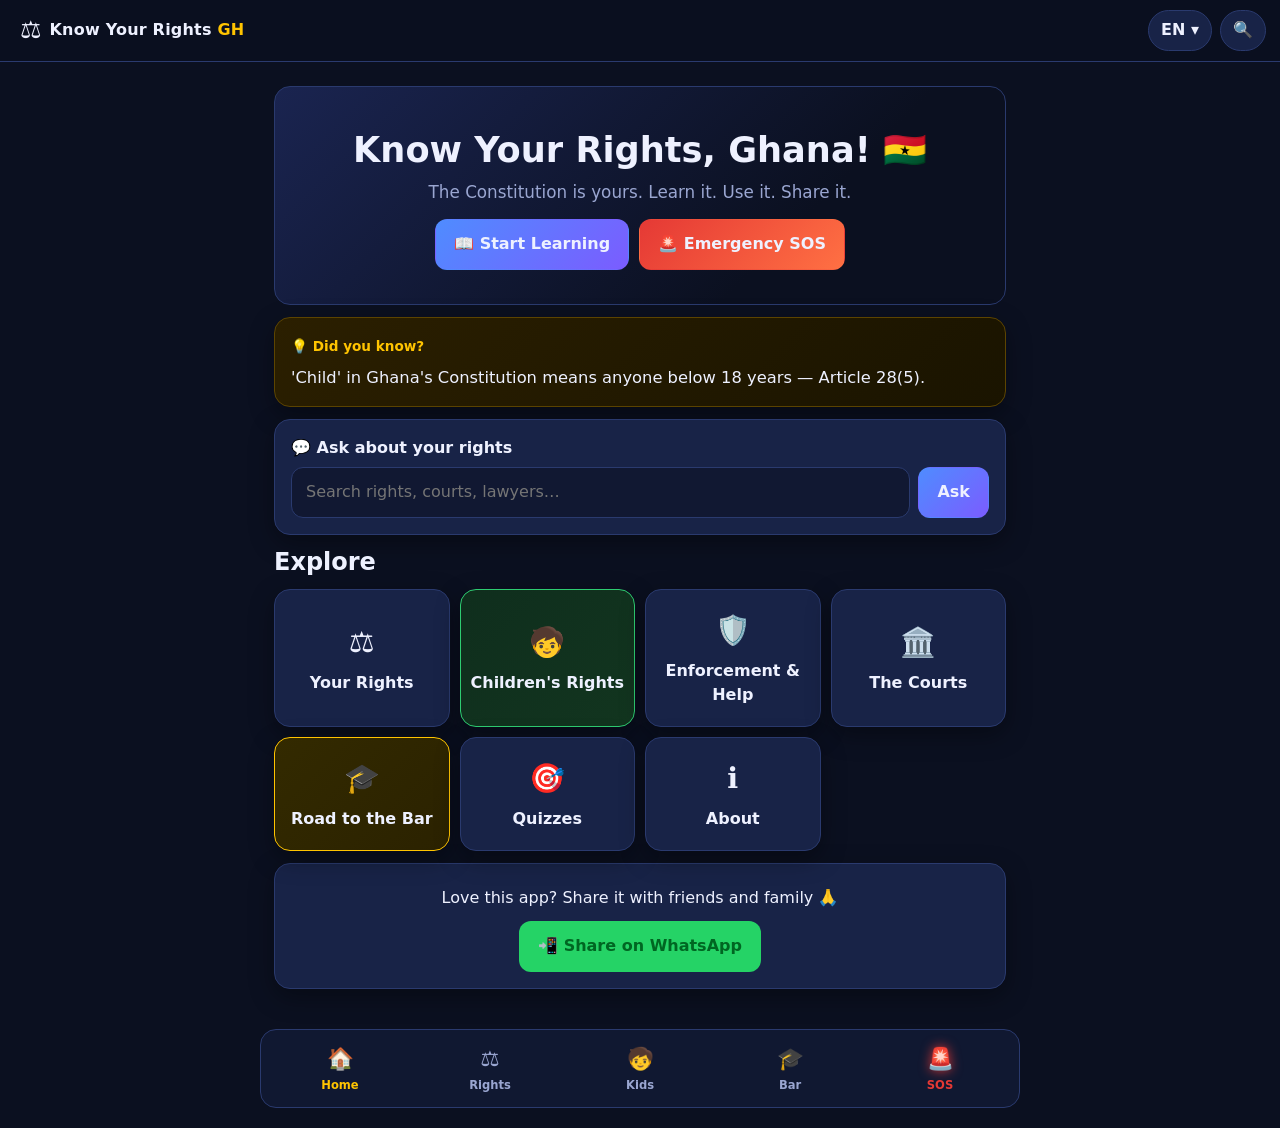
<file: index.html>
﻿<!DOCTYPE html>
<html lang="en">
<head>
<meta charset="UTF-8">
<meta name="viewport" content="width=device-width, initial-scale=1, viewport-fit=cover">
<meta name="theme-color" content="#0b1020">
<meta name="description" content="Know Your Rights Ghana — your constitutional rights, children's rights, the courts, and the road to becoming a lawyer. Free, offline, in English, Twi, Ewe and Ga.">
<title>Know Your Rights Ghana</title>
<link rel="manifest" href="manifest.json">
<link rel="icon" href="icons/icon.svg" type="image/svg+xml">
<link rel="apple-touch-icon" href="icons/icon.svg">
<link rel="stylesheet" href="css/styles.css">
</head>
<body>
<header class="topbar">
  <button class="brand" data-nav="home" aria-label="Home">
    <span class="brand-logo">⚖️</span>
    <span class="brand-name">Know Your Rights <em>GH</em></span>
  </button>
  <div class="topbar-actions">
    <button id="langBtn" class="chip" aria-label="Change language">EN ▾</button>
    <button id="searchBtn" class="chip" aria-label="Search">🔍</button>
  </div>
  <div id="langMenu" class="lang-menu" hidden>
    <button data-lang="en">English</button>
    <button data-lang="tw">Twi</button>
    <button data-lang="ewe">Eʋegbe (Ewe)</button>
    <button data-lang="ga">Ga</button>
  </div>
</header>

<main id="app">

  <section class="view" id="view-home">
    <div class="hero">
      <h1 id="homeTitle">Know Your Rights, Ghana! 🇬🇭</h1>
      <p id="homeSub">The Constitution is yours. Learn it. Use it. Share it.</p>
      <div class="hero-btns">
        <button class="btn primary" data-nav="rights" id="homeCta1">📖 Start Learning</button>
        <button class="btn danger" data-nav="sos" id="homeCta2">🚨 Emergency SOS</button>
      </div>
    </div>
    <div class="fact-box card" id="factBox">
      <span class="fact-label">💡 Did you know?</span>
      <p id="factText"></p>
    </div>
    <div class="ask card">
      <label id="askLabel" for="askInput">💬 Ask about your rights</label>
      <div class="ask-row">
        <input id="askInput" type="text" placeholder="e.g. Can police search my house?">
        <button class="btn primary" id="askBtn">Ask</button>
      </div>
      <div id="askResult"></div>
    </div>
    <h2 id="exploreTitle">Explore</h2>
    <div class="grid-links">
      <button class="qlink" data-nav="rights"><span>⚖️</span>Your Rights</button>
      <button class="qlink kid" data-nav="children"><span>🧒</span>Children's Rights</button>
      <button class="qlink" data-nav="enforcement"><span>🛡️</span>Enforcement &amp; Help</button>
      <button class="qlink" data-nav="courts"><span>🏛️</span>The Courts</button>
      <button class="qlink bar" data-nav="bar"><span>🎓</span>Road to the Bar</button>
      <button class="qlink" data-nav="quiz"><span>🎯</span>Quizzes</button>
      <button class="qlink" data-nav="about"><span>ℹ️</span>About</button>
    </div>
    <div class="share-site card">
      <p id="shareSiteText">Love this app? Share it with friends and family 🙏</p>
      <button class="btn wa" id="shareSiteBtn">📲 Share on WhatsApp</button>
    </div>
  </section>

  <section class="view" id="view-rights" hidden>
    <div class="view-head">
      <h1 id="rightsTitle">⚖️ Your Fundamental Rights</h1>
      <p id="rightsSub">Chapter 5 of Ghana's 1992 Constitution — Articles 12 to 33.</p>
    </div>
    <div class="chips" id="rightsChips"></div>
    <div id="rightsList" class="cards"></div>
    <div class="ask card">
      <label id="askLabel2" for="askInput2">💬 Ask a question</label>
      <div class="ask-row">
        <input id="askInput2" type="text" placeholder="Type your question…">
        <button class="btn primary" id="askBtn2">Ask</button>
      </div>
      <div id="askResult2"></div>
    </div>
  </section>

  <section class="view" id="view-children" hidden>
    <div class="view-head kid">
      <h1 id="kidsTitle">🧒 Children's Rights</h1>
      <p id="kidsSub">Article 28 of the Constitution protects every child under 18.</p>
    </div>
    <div class="chips" id="kidsTabs">
      <button class="chip active" data-kidtab="kids">🧒 For Children</button>
      <button class="chip" data-kidtab="adults">👩‍🏫 For Parents &amp; Teachers</button>
    </div>
    <div id="kidsContent" class="cards"></div>
  </section>

  <section class="view" id="view-enforcement" hidden>
    <div class="view-head">
      <h1 id="enfTitle">🛡️ Enforcement &amp; Where to Get Help</h1>
      <p id="enfSub">A right you cannot enforce is a right you cannot use. Here is how to act.</p>
    </div>
    <div id="enfList" class="cards"></div>
  </section>

  <section class="view" id="view-courts" hidden>
    <div class="view-head">
      <h1 id="courtsTitle">🏛️ The Court System</h1>
      <p id="courtsSub">From the Magistrate's bench to the Supreme Court.</p>
    </div>
    <div id="courtsList" class="cards"></div>
  </section>

  <section class="view" id="view-bar" hidden>
    <div class="view-head bar">
      <h1 id="barTitle">🎓 Road to the Bar</h1>
      <p id="barSub">How to become a lawyer in Ghana — from SHS to the courtroom.</p>
    </div>
    <div class="chips" id="barChips"></div>
    <div id="barContent" class="cards"></div>
  </section>

  <section class="view" id="view-quiz" hidden>
    <div class="view-head">
      <h1 id="quizTitle">🎯 Play &amp; Learn</h1>
      <p id="quizSub">Test yourself. Learn faster. Score higher.</p>
    </div>
    <div id="quizPicker" class="grid-links"></div>
    <div id="quizRunner" hidden></div>
  </section>

  <section class="view" id="view-sos" hidden>
    <div class="view-head sos">
      <h1>🚨 SOS — Read This Now</h1>
      <p>Stay calm. You have rights. The police cannot take them away.</p>
    </div>
    <button class="btn primary speak-all" id="sosSpeak">🔊 Read my rights aloud</button>
    <div id="sosList" class="cards"></div>
    <div id="sosContacts"></div>
    <div class="card kid" id="sosChild">
      <h3>🧒 A child is in danger?</h3>
      <p id="sosChildText"></p>
    </div>
  </section>

  <section class="view" id="view-about" hidden>
    <div class="view-head">
      <h1>ℹ️ About</h1>
      <p>Know Your Rights Ghana</p>
    </div>
    <div class="card">
      <h3 id="aboutVerified">✅ Content verified</h3>
      <p>Constitution of the Republic of Ghana (1992), Chapter 5 · Legal Education Act 2026 (Act 1170) reports · Judicial Service of Ghana. <strong>Last verified: September 2026.</strong></p>
    </div>
    <div class="card">
      <h3 id="aboutDisclaimer">⚠️ Disclaimer</h3>
      <p>This app gives general legal information, not legal advice. For advice on your specific case, contact CHRAJ, the Legal Aid Commission or a lawyer. Laws can change — always check the latest position.</p>
    </div>
    <div class="card">
      <h3 id="aboutFeedback">💬 Feedback</h3>
      <p id="aboutFeedbackText">Found an error? Something unclear? Help us improve.</p>
      <button class="btn wa" id="reportBtn">📩 Report a correction</button>
    </div>
    <div class="card">
      <h3 id="aboutLang">🌍 Languages</h3>
      <p id="aboutLangText">English, Twi, Ewe and Ga. Local-language translations benefit from community review — if you spot an improvement, tell us!</p>
    </div>
  </section>

</main>

<nav class="bottom-nav" aria-label="Main navigation">
  <button data-nav="home" class="active"><span>🏠</span><i id="navHome">Home</i></button>
  <button data-nav="rights"><span>⚖️</span><i id="navRights">Rights</i></button>
  <button data-nav="children"><span>🧒</span><i id="navKids">Kids</i></button>
  <button data-nav="bar"><span>🎓</span><i id="navBar">Bar</i></button>
  <button data-nav="sos" class="sos"><span>🚨</span><i>SOS</i></button>
</nav>

<div class="overlay" id="searchOverlay" hidden>
  <div class="search-panel">
    <div class="ask-row">
      <input id="searchInput" type="text" placeholder="Search rights, courts, lawyers…">
      <button class="btn" id="searchClose">✕</button>
    </div>
    <div id="searchResults" class="cards"></div>
  </div>
</div>

<div id="installBanner" hidden>
  <span id="installText">📲 Install this app on your phone</span>
  <button class="btn primary" id="installBtn">Install</button>
  <button id="installDismiss">✕</button>
</div>

<div id="toast" hidden></div>

<script src="js/data-rights.js"></script>
<script src="js/data-lawpath.js"></script>
<script src="js/app.js"></script>
</body>
</html>
</file>
<file: css/styles.css>
:root{
  --bg:#0b1020; --bg2:#111832; --card:#182347; --card2:#1e2b57;
  --text:#eef1ff; --muted:#9aa6d1; --line:#2a3a6e;
  --red:#e53935; --gold:#ffc400; --green:#2ecc71; --blue:#4f8cff;
  --radius:16px; --shadow:0 8px 24px rgba(0,0,0,.35);
}
*{box-sizing:border-box; -webkit-tap-highlight-color:transparent}
html{font-size:16px}
body{margin:0; background:var(--bg); color:var(--text);
  font-family:"Segoe UI",system-ui,-apple-system,Roboto,Arial,sans-serif;
  line-height:1.55; padding-bottom:84px}
button{font:inherit; color:inherit; background:none; border:0; cursor:pointer}
input{font:inherit}
h1,h2,h3{line-height:1.25; margin:.4em 0 .3em}
p{margin:.4em 0 .8em}

.topbar{position:sticky; top:0; z-index:40; display:flex; align-items:center; gap:8px;
  padding:10px 14px; background:rgba(11,16,32,.92); backdrop-filter:blur(8px);
  border-bottom:1px solid var(--line)}
.brand{display:flex; align-items:center; gap:8px; margin-right:auto; text-align:left}
.brand-logo{font-size:1.5rem}
.brand-name{font-weight:800; letter-spacing:.2px}
.brand-name em{color:var(--gold); font-style:normal}
.topbar-actions{display:flex; gap:8px}
.chip{background:var(--card); border:1px solid var(--line); color:var(--text);
  padding:7px 12px; border-radius:999px; font-weight:600; white-space:nowrap}
.chip.active{background:var(--gold); color:#1a1400; border-color:var(--gold)}
.lang-menu{position:absolute; right:12px; top:52px; background:var(--card2);
  border:1px solid var(--line); border-radius:12px; box-shadow:var(--shadow);
  overflow:hidden; z-index:60; min-width:180px}
.lang-menu button{display:block; width:100%; text-align:left; padding:12px 16px}
.lang-menu button:hover{background:var(--bg2)}

main{max-width:760px; margin:0 auto; padding:16px 14px 8px}
.view-head h1{font-size:1.45rem; margin-top:8px}
.view-head p{color:var(--muted); margin-top:0}
.view-head.kid h1{color:var(--green)}
.view-head.bar h1{color:var(--gold)}
.view-head.sos h1{color:var(--red)}

.hero{background:linear-gradient(135deg,#1a2450,#0b1020 70%);
  border:1px solid var(--line); border-radius:var(--radius); padding:22px 16px; text-align:center}
.hero h1{font-size:1.7rem; margin:.2em 0}
.hero p{color:var(--muted); font-size:1.05rem}
.hero-btns{display:flex; gap:10px; justify-content:center; flex-wrap:wrap; margin-top:14px}

.btn{display:inline-flex; align-items:center; justify-content:center; gap:8px;
  background:var(--card2); border:1px solid var(--line); color:var(--text);
  padding:12px 18px; border-radius:12px; font-weight:700; transition:transform .08s}
.btn:active{transform:scale(.96)}
.btn.primary{background:linear-gradient(135deg,#4f8cff,#7b5cff); border-color:transparent}
.btn.danger{background:linear-gradient(135deg,#e53935,#ff7043); border-color:transparent}
.btn.wa{background:#25d366; color:#062; border-color:transparent}
.btn.gold{background:var(--gold); color:#1a1400; border-color:transparent}
.btn.speak-all{width:100%; margin:6px 0 12px}

.card{background:var(--card); border:1px solid var(--line); border-radius:var(--radius);
  padding:16px; margin:12px 0; box-shadow:var(--shadow)}
.card h3{margin-top:0; display:flex; gap:8px; align-items:flex-start}
.card .tag{display:inline-block; font-size:.72rem; font-weight:700; letter-spacing:.5px;
  text-transform:uppercase; color:#0b1020; background:var(--gold);
  padding:2px 8px; border-radius:999px; margin-left:8px; vertical-align:middle}
.card .story{background:var(--bg2); border-left:4px solid var(--gold); border-radius:0 10px 10px 0;
  padding:10px 12px; color:var(--muted); font-style:italic; margin:8px 0}
.card .do{background:rgba(46,204,113,.12); border:1px dashed var(--green); border-radius:10px;
  padding:10px 12px; margin-top:10px}
.card .cite{color:var(--muted); font-size:.85rem}
.card-actions{display:flex; gap:10px; flex-wrap:wrap; margin-top:12px; align-items:center}
.icon-btn{background:var(--bg2); border:1px solid var(--line); border-radius:999px;
  padding:7px 12px; font-size:.9rem}
.icon-btn:active{transform:scale(.94)}
.fb{margin-left:auto; color:var(--muted); font-size:.85rem}
.fb button{padding:4px 8px}

.cards .card{animation:pop .25s ease}
@keyframes pop{from{opacity:0; transform:translateY(8px)}to{opacity:1; transform:none}}

.fact-box{background:linear-gradient(135deg,#2b1f00,#1a1400); border-color:#5c4400}
.fact-label{color:var(--gold); font-weight:800; font-size:.85rem}
#factText{margin:.4em 0 0; font-size:1.02rem}

.ask label{font-weight:700}
.ask-row{display:flex; gap:8px; margin-top:6px}
.ask-row input{flex:1; background:var(--bg2); border:1px solid var(--line); color:var(--text);
  padding:12px 14px; border-radius:12px; min-width:0}
#askResult .card, #searchResults .card, #askResult2 .card{margin:10px 0 0}

.grid-links{display:grid; grid-template-columns:repeat(auto-fill,minmax(150px,1fr)); gap:10px; margin:12px 0}
.qlink{background:var(--card); border:1px solid var(--line); border-radius:var(--radius);
  padding:18px 10px; font-weight:700; font-size:1rem; box-shadow:var(--shadow);
  transition:transform .08s}
.qlink:active{transform:scale(.96)}
.qlink span{display:block; font-size:1.8rem; margin-bottom:6px}
.qlink.kid{background:linear-gradient(135deg,#0f2e1d,#12351f); border-color:var(--green)}
.qlink.bar{background:linear-gradient(135deg,#332a00,#2b2200); border-color:var(--gold)}

.chips{display:flex; gap:8px; overflow-x:auto; padding:8px 0; scrollbar-width:none}
.chips::-webkit-scrollbar{display:none}

.share-site{text-align:center}
.share-site p{margin-bottom:10px}

.hier{list-style:none; padding:0; margin:8px 0}
.hier li{background:var(--bg2); border:1px solid var(--line); border-radius:12px;
  padding:10px 14px; margin:8px 0; font-weight:600}
.hier .l1{border-left:6px solid var(--gold)}
.hier .l2{border-left:6px solid var(--blue); margin-left:14px}
.hier .l3{border-left:6px solid var(--green); margin-left:28px}

.steps{counter-reset:s; list-style:none; padding:0; margin:0}
.steps li{counter-increment:s; position:relative; padding:0 0 14px 40px}
.steps li::before{content:counter(s); position:absolute; left:0; top:0;
  width:28px; height:28px; border-radius:50%; background:var(--gold); color:#1a1400;
  font-weight:800; display:flex; align-items:center; justify-content:center}
.steps li:not(:last-child)::after{content:""; position:absolute; left:13px; top:30px; bottom:2px;
  width:2px; background:var(--line)}
.steps .sub{display:block; color:var(--muted); font-weight:400; font-size:.92rem}

.quiz-q{font-size:1.15rem; font-weight:700}
.quiz-opts{display:grid; gap:10px; margin-top:12px}
.quiz-opts button{text-align:left; background:var(--bg2); border:1px solid var(--line);
  border-radius:12px; padding:12px 14px; font-weight:600}
.quiz-opts button.correct{border-color:var(--green); background:rgba(46,204,113,.15)}
.quiz-opts button.wrong{border-color:var(--red); background:rgba(229,57,53,.15)}
.quiz-score{text-align:center; padding:20px}
.quiz-score .big{font-size:2.6rem; font-weight:800; color:var(--gold)}

.kid-theme .card{background:#0f2b1a; border-color:#1f5a38; animation:pop .25s ease}
.kid-theme .card .story{background:#0b2315; border-color:var(--green); color:#bfe8d2}
.kid-theme .tag{background:var(--green)}
.kid-big .card{font-size:1.1rem}
.kid-big .card h3{font-size:1.25rem}

.contact-btn{display:block; width:100%; text-align:left; background:var(--bg2);
  border:1px solid var(--line); border-radius:12px; padding:12px 14px; margin:8px 0; font-weight:600}
.contact-btn small{display:block; color:var(--muted); font-weight:400}

.bottom-nav{position:fixed; left:0; right:0; bottom:0; z-index:50; display:flex;
  background:rgba(17,24,50,.97); border-top:1px solid var(--line);
  padding:6px 4px calc(6px + env(safe-area-inset-bottom))}
.bottom-nav button{flex:1; display:flex; flex-direction:column; align-items:center; gap:2px;
  color:var(--muted); font-size:.72rem; padding:6px 0; border-radius:10px}
.bottom-nav button span{font-size:1.35rem}
.bottom-nav button.active{color:var(--gold)}
.bottom-nav button.sos span{filter:drop-shadow(0 0 6px rgba(229,57,53,.9))}
.bottom-nav button.sos i{color:var(--red); font-weight:800}
.bottom-nav i{font-style:normal; font-weight:700}

.overlay{position:fixed; inset:0; z-index:70; background:rgba(5,8,18,.85);
  display:flex; align-items:flex-start; justify-content:center; padding:14px; overflow:auto}
.search-panel{background:var(--bg); border:1px solid var(--line); border-radius:var(--radius);
  width:100%; max-width:640px; padding:14px; box-shadow:var(--shadow)}

#installBanner{position:fixed; left:10px; right:10px; bottom:90px; z-index:80;
  display:flex; align-items:center; gap:10px; background:var(--card2);
  border:1px solid var(--gold); border-radius:14px; padding:10px 12px; box-shadow:var(--shadow)}
#installBanner span{flex:1; font-weight:600; font-size:.9rem}
#installDismiss{color:var(--muted); padding:6px}

#toast{position:fixed; left:50%; transform:translateX(-50%); bottom:110px; z-index:90;
  background:var(--card2); border:1px solid var(--line); color:var(--text);
  padding:10px 16px; border-radius:999px; font-weight:600; box-shadow:var(--shadow)}

@media (min-width:760px){
  main{padding-top:24px}
  .hero{padding:34px}
  .hero h1{font-size:2.2rem}
  .view-head h1{font-size:1.9rem}
  body{padding-bottom:20px}
  .bottom-nav{position:static; max-width:760px; margin:20px auto 0; border-radius:16px;
    border:1px solid var(--line)}
}
@media print{.bottom-nav,.topbar-actions,.btn{display:none}}

.overlay[hidden],#installBanner[hidden]{display:none}
</file>
